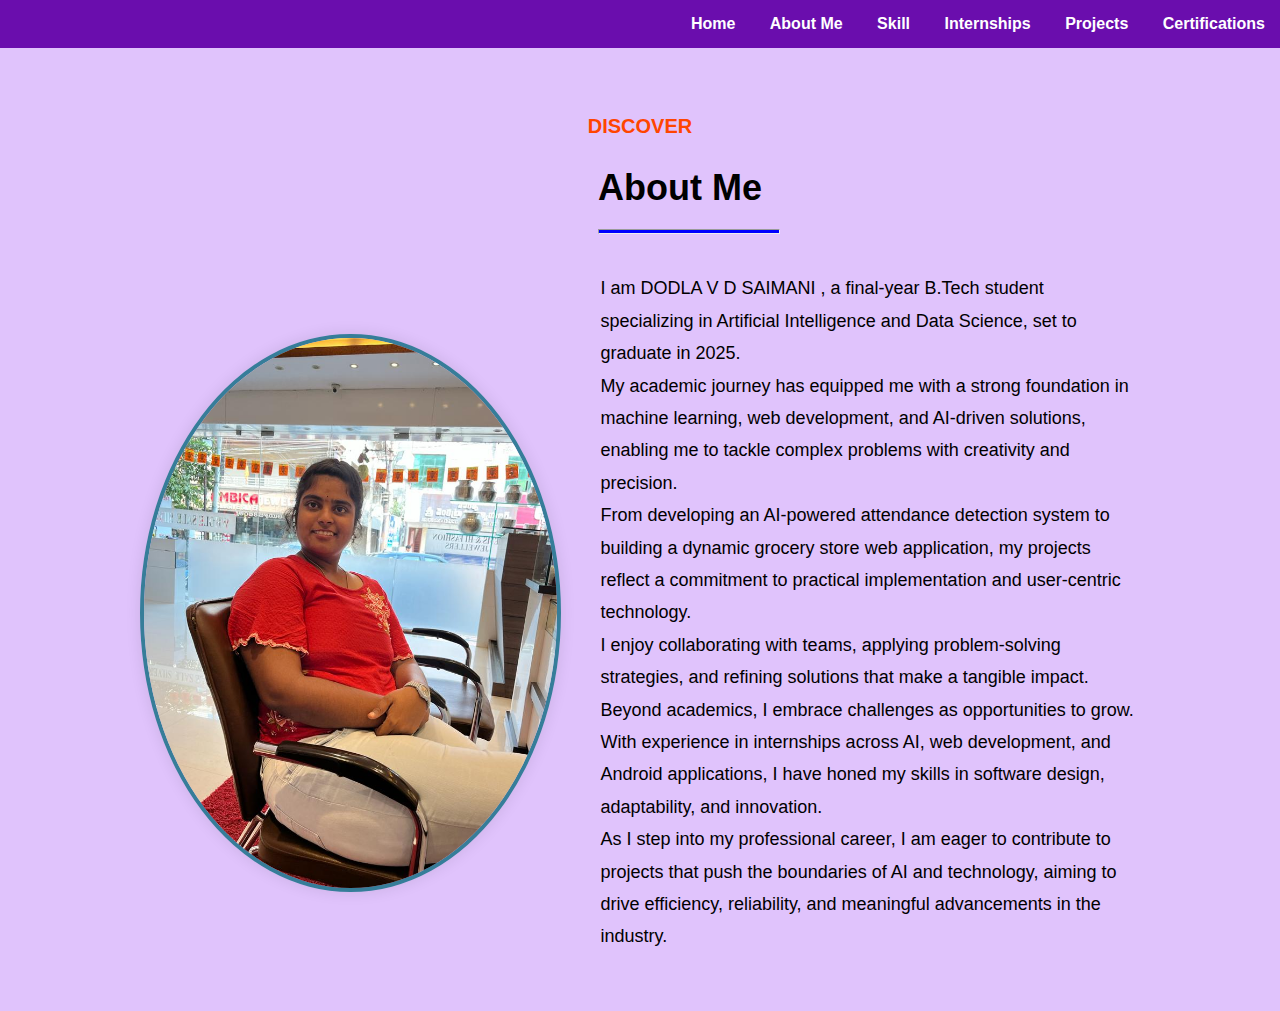
<file: about.html>
<!DOCTYPE html>
<html lang="en">

<head>
    <meta charset="UTF-8" />
    <meta name="viewport" content="width=device-width, initial-scale=1.0" />
    <meta name="description" content="A portfolio showcasing my skills and projects" />
    <title>My Portfolio</title>
</head>
<style>
    body {
        font-family: Arial, sans-serif;
        margin: 0;
        padding: 0;
        background-color: #e0c3fc;
    }
    /* Header */
    
    header {
        background-color: #6a0dad;
        width: 100%;
        padding: 15px 0;
        text-align: center;
    }
    
    nav {
        text-align: right;
    }
    
    nav a {
        margin: 0 15px;
        color: white;
        text-decoration: none;
        font-weight: bold;
    }
    
    nav a:hover {
        text-decoration: underline;
    }
    /* About Section */
    
    #about {
        padding: 40px 20px;
        text-align: center;
        max-width: 1200px;
        margin: 0 auto;
    }
    
    .section-title {
        color: #ff4500;
        font-size: 20px;
        text-transform: uppercase;
        margin-bottom: 10px;
    }
    
    .about-heading {
        font-size: 36px;
        font-weight: bold;
        color: #000000;
        margin-bottom: 20px;
        margin-left: 80px;
    }
    
    .section-divider {
        width: 15%;
        height: 3px;
        background-color: blue;
        margin: 0 auto 20px;
        margin-right: 460px;
    }
    
    .about-container {
        display: flex;
        align-items: center;
        justify-content: space-between;
        gap: 40px;
        flex-wrap: nowrap;
        /* Keeps elements side by side */
        max-width: 1000px;
        margin: 0 auto;
    }
    
    .profile-img {
        width: 550px;
        /* Larger image for better visibility */
        height: 550px;
        border-radius: 50%;
        object-fit: cover;
        border: 4px solid #367d99;
        box-shadow: 0 0 15px rgba(1, 0, 0, 0.1);
    }
    
    .about-description {
        text-align: left;
        max-width: 600px;
        font-size: 18px;
        line-height: 1.8;
        /* Improved readability */
        color: black;
    }
    /* Responsive Design */
    
    @media (max-width: 768px) {
        .about-container {
            flex-direction: column;
            /* Stacks vertically on smaller screens */
            text-align: center;
        }
        .profile-img {
            margin-bottom: 20px;
        }
        .about-description {
            text-align: center;
            /* Centers text on smaller screens */
        }
    }
</style>

<body>
    <header>
        <nav>
            <a href="index.html">Home</a>
            <a href="about.html">About Me</a>
            <a href="skills.html">Skill</a>
            <a href="interships.html">Internships</a>
            <a href="project.html">Projects</a>
            <a href="certifications.html">Certifications</a>

        </nav>
    </header>

    <section id="about">
        <h4 class="section-title">Discover</h4>
        <h2 class="about-heading">About Me</h2>
        <hr class="section-divider" />
        <div class="about-container">
            <img class="profile-img" src="swapna.jpg" alt="My picture" />
            <div class="about-description">
                <p>
                    I am DODLA V D SAIMANI , a final-year B.Tech student specializing in Artificial Intelligence and Data Science, set to graduate in 2025.
                    </br>
                    My academic journey has equipped me with a strong foundation in machine learning, web development, and AI-driven solutions, enabling me to tackle complex problems with creativity and precision. </br>From developing an AI-powered attendance
                    detection system to building a dynamic grocery store web application, my projects reflect a commitment to practical implementation and user-centric technology. </br>I enjoy collaborating with teams, applying problem-solving strategies,
                    and refining solutions that make a tangible impact. </br>Beyond academics, I embrace challenges as opportunities to grow. </br>With experience in internships across AI, web development, and Android applications, I have honed my skills
                    in software design, adaptability, and innovation. </br> As I step into my professional career, I am eager to contribute to projects that push the boundaries of AI and technology, aiming to drive efficiency, reliability, and meaningful
                    advancements in the industry.
                </p>
            </div>
        </div>
    </section>
</body>

</html>
</file>
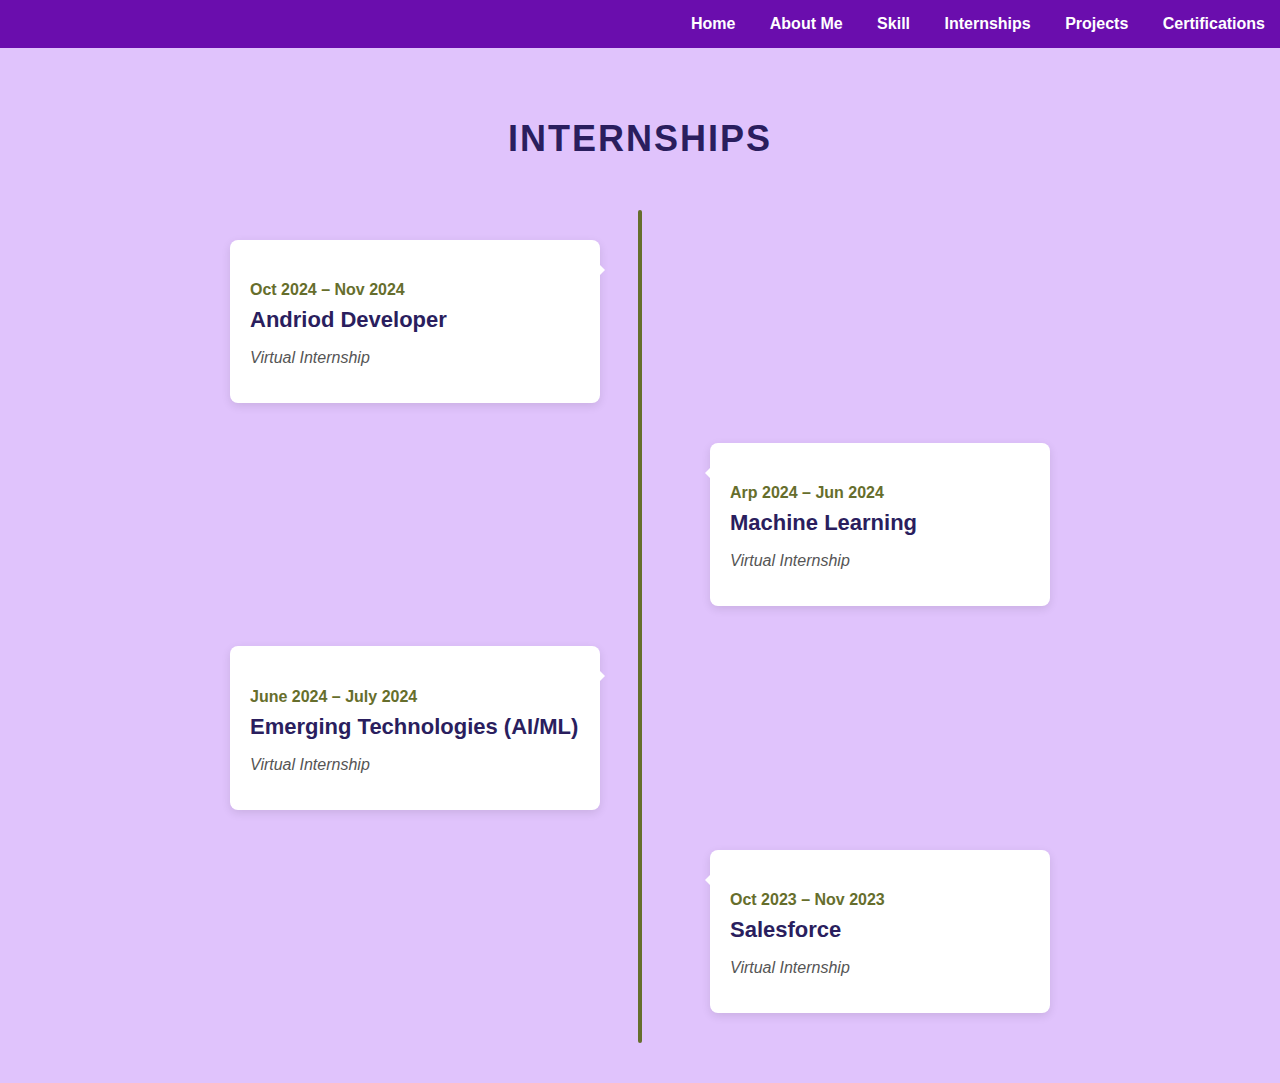
<file: interships.html>
<!DOCTYPE html>
<html lang="en">
  <head>
    <meta charset="UTF-8" />
    <meta name="viewport" content="width=device-width, initial-scale=1" />
    <title>Internships Timeline</title>
    <style>
      body {
        font-family: Arial, sans-serif;
        margin: 0;
        padding: 0;
        background-color: #e0c3fc;
        color: #2a1e5e;
        box-sizing: border-box;
      }

      header {
        background-color: #6a0dad;
        width: 100%;
        padding: 15px 0;
        text-align: center;
      }

      nav {
        text-align: right;
      }

      nav a {
        margin: 0 15px;
        color: white;
        text-decoration: none;
        font-weight: bold;
      }

      nav a:hover {
        text-decoration: underline;
      }

      #internships {
        padding: 40px 20px;
        max-width: 900px;
        margin: 0 auto;
      }

      .section-title {
        text-align: center;
        font-size: 36px;
        color: #2a1e5e;
        margin-bottom: 50px;
        font-weight: bold;
        text-transform: uppercase;
        letter-spacing: 2px;
      }

      .timeline {
        position: relative;
        padding: 10px 0;
      }
      /* The vertical timeline line */

      .timeline::before {
        content: "";
        position: absolute;
        left: 50%;
        top: 0;
        transform: translateX(-50%);
        width: 4px;
        height: 100%;
        background-color: #666e2c;
        /* greenish color */
        border-radius: 2px;
      }

      .timeline-item {
        position: relative;
        width: 50%;
        padding: 20px 40px;
        box-sizing: border-box;
      }
      /* Timeline content boxes */

      .timeline-content {
        background-color: white;
        padding: 20px;
        border-radius: 8px;
        box-shadow: 0 3px 10px rgba(0, 0, 0, 0.1);
        position: relative;
        text-align: left;
      }
      /* Left side */

      .timeline-item:nth-child(odd) {
        left: 0;
        clear: both;
      }

      .timeline-item:nth-child(odd) .timeline-content {
        margin-left: 0;
      }

      .timeline-item:nth-child(odd) .timeline-content::after {
        content: "";
        position: absolute;
        top: 20px;
        right: -15px;
        border-width: 10px;
        border-style: solid;
        border-color: transparent transparent transparent white;
      }
      /* Right side */

      .timeline-item:nth-child(even) {
        left: 50%;
        clear: both;
      }

      .timeline-item:nth-child(even) .timeline-content {
        margin-left: 30px;
      }

      .timeline-item:nth-child(even) .timeline-content::after {
        content: "";
        position: absolute;
        top: 20px;
        left: -15px;
        border-width: 10px;
        border-style: solid;
        border-color: transparent white transparent transparent;
      }
      /* Internship date */

      .timeline-content h4 {
        color: #666e2c;
        font-weight: 600;
        margin-bottom: 8px;
      }
      /* Internship role */

      .timeline-content h3 {
        margin: 0 0 8px 0;
        font-size: 22px;
        color: #2a1e5e;
      }
      /* Internship company / details */

      .timeline-content p em {
        color: #555;
        font-style: italic;
      }
      /* Responsive - stack timeline vertically on small screens */

      @media screen and (max-width: 768px) {
        .timeline::before {
          left: 10px;
        }
        .timeline-item,
        .timeline-item:nth-child(even),
        .timeline-item:nth-child(odd) {
          width: 100%;
          left: 0 !important;
          padding-left: 40px;
          padding-right: 20px;
          margin-bottom: 30px;
        }
        .timeline-content {
          margin-left: 0 !important;
        }
        .timeline-content::after {
          display: none;
        }
      }
    </style>
  </head>

  <body>
    <header>
      <nav>
        <a href="index.html">Home</a>
        <a href="about.html">About Me</a>
        <a href="skills.html">Skill</a>
        <a href="interships.html">Internships</a>
        <a href="project.html">Projects</a>
        <a href="certifications.html">Certifications</a>
      </nav>
    </header>
    <section id="internships">
      <h2 class="section-title">INTERNSHIPS</h2>
      <div class="timeline">
        <div class="timeline-item">
          <div class="timeline-content">
            <h4>Oct 2024 – Nov 2024</h4>
            <h3>Andriod Developer</h3>
            <p><em>Virtual Internship</em></p>
          </div>
        </div>

        <div class="timeline-item">
          <div class="timeline-content">
            <h4>Arp 2024 – Jun 2024</h4>
            <h3>Machine Learning</h3>
            <p>
              <em>Virtual Internship</em>
            </p>
          </div>
        </div>

        <div class="timeline-item">
          <div class="timeline-content">
            <h4>June 2024 – July 2024</h4>
            <h3>Emerging Technologies (AI/ML)</h3>
            <p><em> Virtual Internship </em></p>
          </div>
        </div>
        <div class="timeline-item">
          <div class="timeline-content">
            <h4>Oct 2023 – Nov 2023</h4>
            <h3>Salesforce</h3>
            <p>
              <em> Virtual Internship </em>
            </p>
          </div>
        </div>
      </div>
    </section>
  </body>
</html>
</file>
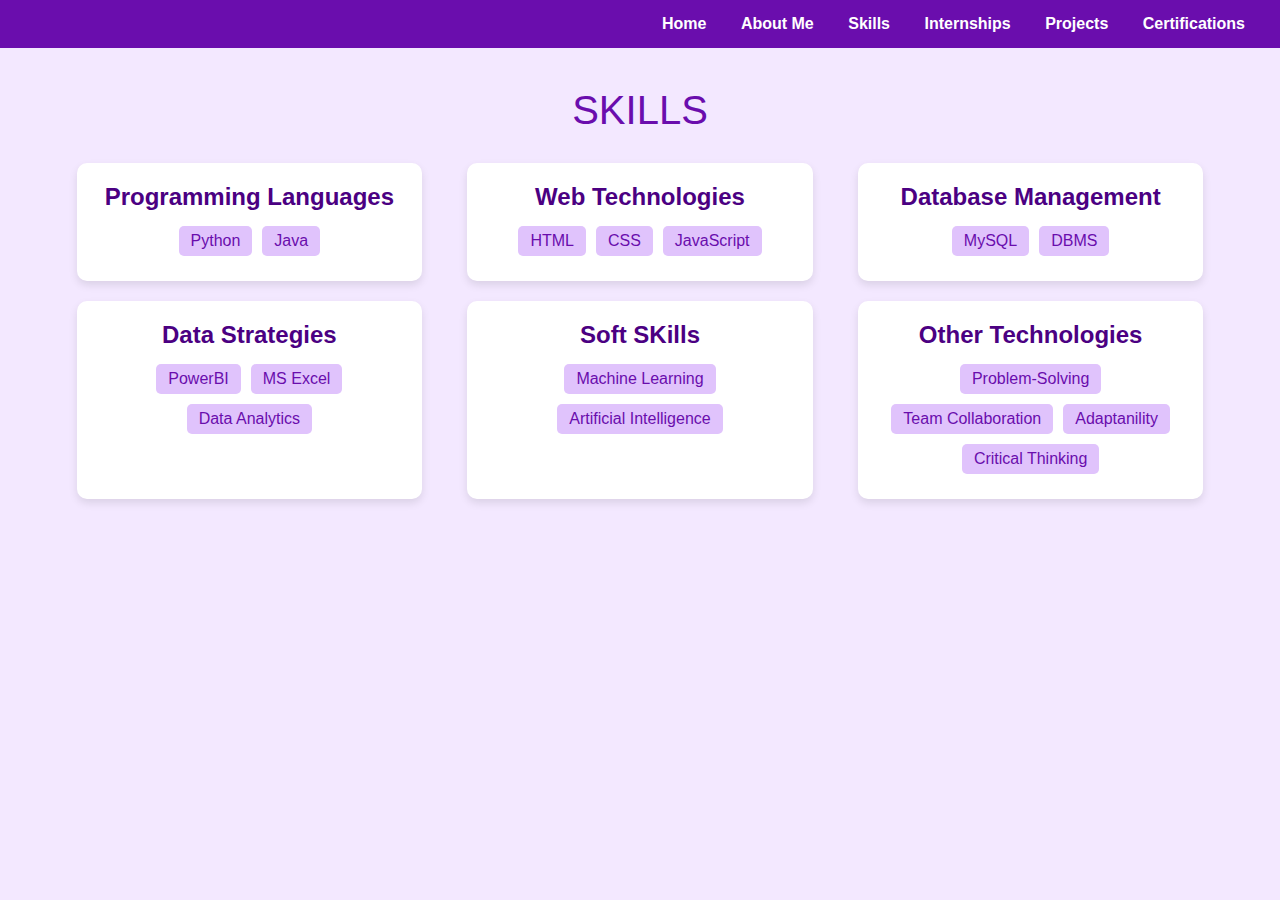
<file: skills.html>
<!DOCTYPE html>
<html lang="en">
  <head>
    <meta charset="UTF-8" />
    <meta name="viewport" content="width=device-width, initial-scale=1.0" />
    <title>Skills Section</title>
    <link rel="stylesheet" href="style.css" />
  </head>
  <style>
    /* Reset */

    * {
      box-sizing: border-box;
      margin: 0;
      padding: 0;
    }

    body {
      font-family: Arial, sans-serif;
      background-color: #f3e8ff;
      color: #6a0dad;
      display: flex;
      flex-direction: column;
      align-items: center;
      min-height: 100vh;
    }

    header {
      background-color: #6a0dad;
      width: 100%;
      padding: 15px 0;
      text-align: center;
    }

    nav a {
      margin: 0 15px;
      text-decoration: none;
      color: white;
      font-weight: bold;
    }

    nav a:hover {
      text-decoration: underline;
    }

    .container {
      width: 90%;
      max-width: 1200px;
      text-align: center;
      margin-top: 40px;
    }

    .skills-title {
      font-size: 2.5em;
      margin-bottom: 30px;
    }

    .skills-section {
      display: flex;
      flex-wrap: wrap;
      justify-content: space-around;
      gap: 20px;
    }

    .skills-category {
      background-color: #fff;
      border-radius: 10px;
      box-shadow: 0 4px 8px rgba(0, 0, 0, 0.1);
      width: 30%;
      min-width: 280px;
      padding: 20px;
      transition: transform 0.2s;
    }

    .skills-category:hover {
      transform: scale(1.03);
    }

    .skills-category h3 {
      font-size: 1.5em;
      margin-bottom: 10px;
      color: #4b0082;
    }

    .skills-list {
      display: flex;
      flex-wrap: wrap;
      justify-content: center;
    }

    .skills-list span {
      background-color: #e0c3fc;
      border-radius: 5px;
      padding: 6px 12px;
      margin: 5px;
      font-size: 1em;
    }
    /* Responsive Design */

    @media (max-width: 768px) {
      .skills-category {
        width: 100%;
      }
    }
  </style>

  <body>
    <header>
      <nav>
        <a href="index.html">Home</a>
        <a href="about.html">About Me</a>
        <a href="skills.html">Skills</a>
        <a href="interships.html">Internships</a>
        <a href="project.html">Projects</a>
        <a href="certifications.html">Certifications</a>
      </nav>
    </header>

    <div class="container">
      <div class="skills-title">SKILLS</div>
      <div class="skills-section">
        <div class="skills-category">
          <h3>Programming Languages</h3>
          <div class="skills-list">
            <span>Python</span>
            <span>Java</span>
          </div>
        </div>
        <div class="skills-category">
          <h3>Web Technologies</h3>
          <div class="skills-list">
            <span>HTML</span>
            <span>CSS</span>
            <span>JavaScript</span>
          </div>
        </div>
        <div class="skills-category">
          <h3>Database Management</h3>
          <div class="skills-list">
            <span>MySQL</span>
            <span>DBMS</span>
          </div>
        </div>
        <div class="skills-category">
          <h3>Data Strategies</h3>
          <div class="skills-list">
            <span>PowerBI</span>
            <span>MS Excel</span>
            <span>Data Analytics</span>
          </div>
        </div>
        <div class="skills-category">
          <h3>Soft SKills</h3>
          <div class="skills-list">
            <span>Machine Learning</span>
            <span>Artificial Intelligence</span>
          </div>
        </div>
        <div class="skills-category">
          <h3>Other Technologies</h3>
          <div class="skills-list">
            <span>Problem-Solving</span>
            <span>Team Collaboration</span>
            <span>Adaptanility</span>
            <span>Critical Thinking </span>
          </div>
        </div>
      </div>
    </div>
  </body>
</html>
</file>
<file: style.css>
/* Global Reset and Box Model */

* {
  margin: 0;
  padding: 0;
  box-sizing: border-box;
}

/* Body Styling */

body {
  font-family: Arial, sans-serif;
  background-color: #e0c3fc;
}

/* Header */

header {
  background-color: #6a0dad;
  width: 100%;
  padding: 15px 0;
}

nav {
  text-align: right;
  padding: 0 20px;
}

nav a {
  margin: 0 15px;
  color: white;
  text-decoration: none;
  font-weight: bold;
}

nav a:hover {
  text-decoration: underline;
}

/* Hero Section */

#front {
  display: flex;
  align-items: center;
  justify-content: center;
  height: 80vh;
  margin-top: 50px;
  text-align: center;
}

#front h1 {
  font-size: 48px;
  color: #000;
  margin-bottom: 10px;
}

#front p {
  font-size: 24px;
  color: #333;
}

/* Contact Section */

.contact-inline {
  display: flex;
  justify-content: center;
  gap: 40px;
  flex-wrap: wrap;
  /* allows wrap on smaller screens */
  margin-top: 20px;
}

.contact-inline p {
  margin: 0;
  font-size: 16px;
  color: #000000;
}

.contact-inline i {
  margin-right: 6px;
  color: #070707;
}

.contact-inline a {
  color: #000000;
  text-decoration: none;
  font-weight: 500;
}

.contact-inline a:hover {
  text-decoration: underline;
  color: #6a0dad;
}

/* Footer */

footer {
  background-color: #6a0dad;
  color: white;
  text-align: center;
  padding: 20px 0;
  font-size: 14px;
  font-family: "Segoe UI", sans-serif;
}
</file>
